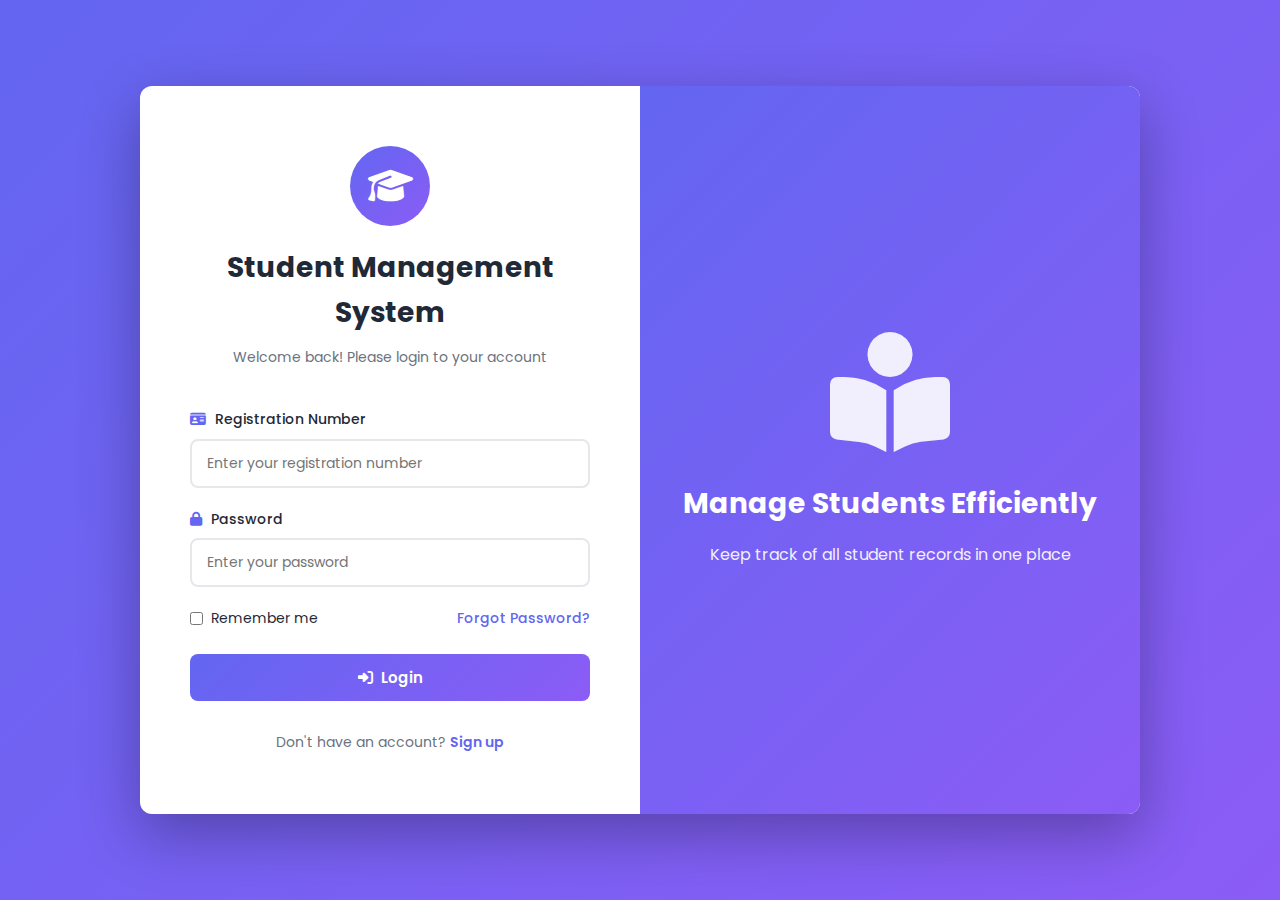
<file: personal-website/index.html>
<!DOCTYPE html>
<html lang="en">
<head>
    <meta charset="UTF-8">
    <meta name="viewport" content="width=device-width, initial-scale=1.0">
    <meta http-equiv="refresh" content="0;url=login.html">
    <title>Student Management System</title>
    <style>
        body {
            font-family: 'Arial', sans-serif;
            display: flex;
            justify-content: center;
            align-items: center;
            height: 100vh;
            margin: 0;
            background: linear-gradient(135deg, #6366f1, #8b5cf6);
            color: white;
        }
        .loader {
            text-align: center;
        }
        .spinner {
            border: 4px solid rgba(255, 255, 255, 0.3);
            border-top: 4px solid white;
            border-radius: 50%;
            width: 50px;
            height: 50px;
            animation: spin 1s linear infinite;
            margin: 0 auto 20px;
        }
        @keyframes spin {
            0% { transform: rotate(0deg); }
            100% { transform: rotate(360deg); }
        }
    </style>
</head>
<body>
    <div class="loader">
        <div class="spinner"></div>
        <p>Redirecting to Student Management System...</p>
        <p><a href="login.html" style="color: white;">Click here if not redirected automatically</a></p>
    </div>
</body>
</html>
</file>
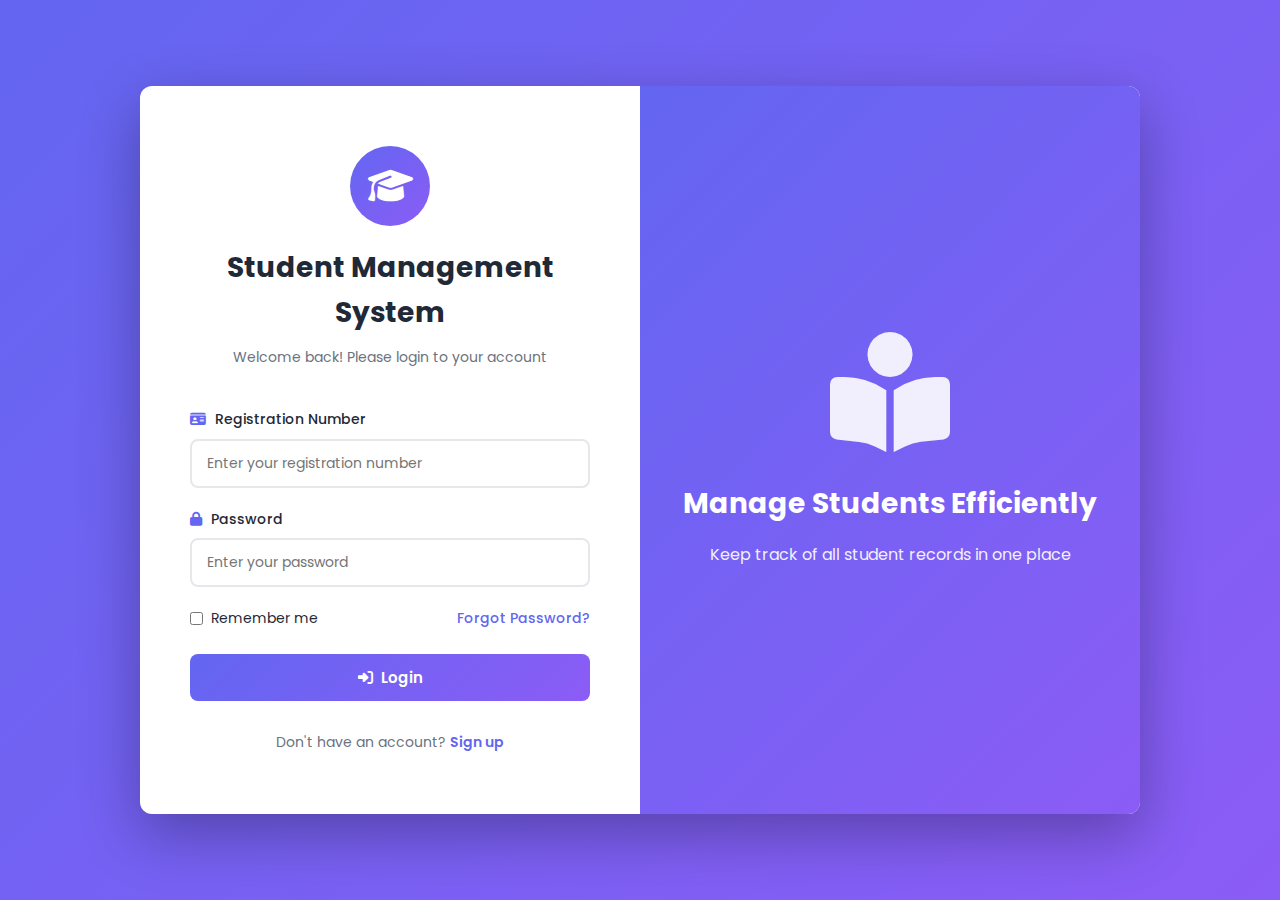
<file: personal-website/home.html>
<!DOCTYPE html>
<html lang="en">
<head>
    <meta charset="UTF-8">
    <meta name="viewport" content="width=device-width, initial-scale=1.0">
    <meta name="description" content="Student Management System - Home Dashboard">
    <meta name="author" content="Battini Nikhileswar">
    <title>Home - Student Management System</title>
    <link rel="stylesheet" href="https://cdnjs.cloudflare.com/ajax/libs/font-awesome/6.4.0/css/all.min.css">
    <link href="https://fonts.googleapis.com/css2?family=Poppins:wght@300;400;500;600;700&display=swap" rel="stylesheet">
    <link rel="stylesheet" href="css/styles.css">
</head>
<body>
    <!-- Navigation Bar -->
    <nav class="navbar">
        <div class="nav-container">
            <div class="nav-brand">
                <i class="fas fa-graduation-cap"></i>
                <span>Student Management</span>
            </div>
            <ul class="nav-menu">
                <li><a href="home.html" class="active"><i class="fas fa-home"></i> Home</a></li>
                <li><a href="student-form.html"><i class="fas fa-user-plus"></i> Add Student</a></li>
                <li><a href="view-students.html"><i class="fas fa-users"></i> View Students</a></li>
                <li><a href="#"><i class="fas fa-chart-bar"></i> Reports</a></li>
            </ul>
            <div class="nav-user">
                <div class="user-dropdown">
                    <i class="fas fa-user-circle"></i>
                    <span>Admin</span>
                    <i class="fas fa-chevron-down"></i>
                </div>
                <a href="login.html" class="logout-btn">
                    <i class="fas fa-sign-out-alt"></i>
                </a>
            </div>
            <div class="hamburger">
                <span></span>
                <span></span>
                <span></span>
            </div>
        </div>
    </nav>

    <!-- Main Content -->
    <main class="main-content">
        <div class="container">
            <!-- Welcome Section -->
            <section class="welcome-section">
                <h1>Welcome to Student Management System</h1>
                <p>Manage your students efficiently and effectively</p>
            </section>

            <!-- Statistics Cards -->
            <section class="stats-section">
                <div class="stats-grid">
                    <div class="stat-card stat-primary">
                        <div class="stat-icon">
                            <i class="fas fa-users"></i>
                        </div>
                        <div class="stat-details">
                            <h3>Total Students</h3>
                            <p class="stat-number">1,234</p>
                        </div>
                    </div>

                    <div class="stat-card stat-success">
                        <div class="stat-icon">
                            <i class="fas fa-user-check"></i>
                        </div>
                        <div class="stat-details">
                            <h3>Active Students</h3>
                            <p class="stat-number">1,180</p>
                        </div>
                    </div>

                    <div class="stat-card stat-warning">
                        <div class="stat-icon">
                            <i class="fas fa-user-graduate"></i>
                        </div>
                        <div class="stat-details">
                            <h3>Graduated</h3>
                            <p class="stat-number">450</p>
                        </div>
                    </div>

                    <div class="stat-card stat-info">
                        <div class="stat-icon">
                            <i class="fas fa-book"></i>
                        </div>
                        <div class="stat-details">
                            <h3>Courses</h3>
                            <p class="stat-number">45</p>
                        </div>
                    </div>
                </div>
            </section>

            <!-- Quick Actions -->
            <section class="quick-actions">
                <h2>Quick Actions</h2>
                <div class="action-grid">
                    <a href="student-form.html" class="action-card">
                        <i class="fas fa-user-plus"></i>
                        <h3>Add New Student</h3>
                        <p>Register a new student to the system</p>
                    </a>

                    <a href="view-students.html" class="action-card">
                        <i class="fas fa-list"></i>
                        <h3>View All Students</h3>
                        <p>Browse and manage student records</p>
                    </a>

                    <a href="#" class="action-card">
                        <i class="fas fa-search"></i>
                        <h3>Search Student</h3>
                        <p>Find student by name or ID</p>
                    </a>

                    <a href="#" class="action-card">
                        <i class="fas fa-file-alt"></i>
                        <h3>Generate Report</h3>
                        <p>Create student performance reports</p>
                    </a>
                </div>
            </section>

            <!-- Recent Activity -->
            <section class="recent-activity">
                <h2>Recent Activity</h2>
                <div class="activity-list">
                    <div class="activity-item">
                        <div class="activity-icon">
                            <i class="fas fa-user-plus"></i>
                        </div>
                        <div class="activity-details">
                            <p><strong>New student added:</strong> John Doe</p>
                            <span class="activity-time">2 hours ago</span>
                        </div>
                    </div>

                    <div class="activity-item">
                        <div class="activity-icon">
                            <i class="fas fa-edit"></i>
                        </div>
                        <div class="activity-details">
                            <p><strong>Student record updated:</strong> Jane Smith</p>
                            <span class="activity-time">5 hours ago</span>
                        </div>
                    </div>

                    <div class="activity-item">
                        <div class="activity-icon">
                            <i class="fas fa-trash"></i>
                        </div>
                        <div class="activity-details">
                            <p><strong>Student record deleted:</strong> Mike Johnson</p>
                            <span class="activity-time">1 day ago</span>
                        </div>
                    </div>
                </div>
            </section>
        </div>
    </main>

    <!-- Footer -->
    <footer class="footer">
        <div class="container">
            <p>&copy; 2025 Student Management System. Developed by Battini Nikhileswar</p>
        </div>
    </footer>

    <script src="js/main.js"></script>
</body>
</html>
</file>
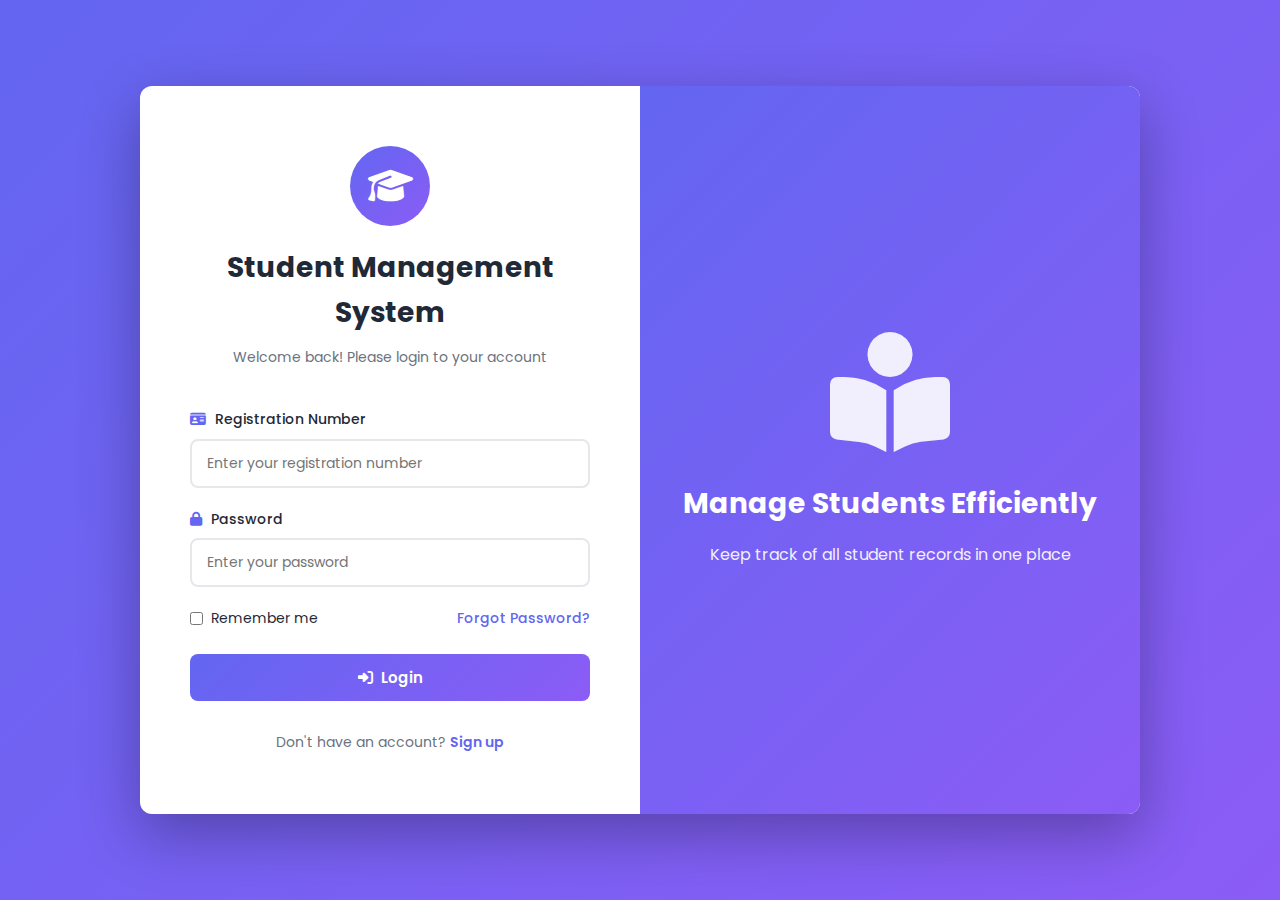
<file: personal-website/login.html>
<!DOCTYPE html>
<html lang="en">
<head>
    <meta charset="UTF-8">
    <meta name="viewport" content="width=device-width, initial-scale=1.0">
    <meta name="description" content="Student Management System - Login Page">
    <meta name="author" content="Battini Nikhileswar">
    <title>Login - Student Management System</title>
    <link rel="stylesheet" href="https://cdnjs.cloudflare.com/ajax/libs/font-awesome/6.4.0/css/all.min.css">
    <link href="https://fonts.googleapis.com/css2?family=Poppins:wght@300;400;500;600;700&display=swap" rel="stylesheet">
    <link rel="stylesheet" href="css/styles.css">
</head>
<body class="login-page">
    <div class="login-container">
        <div class="login-box">
            <div class="login-header">
                <div class="logo-circle">
                    <i class="fas fa-graduation-cap"></i>
                </div>
                <h1>Student Management System</h1>
                <p>Welcome back! Please login to your account</p>
            </div>
            
            <form class="login-form" id="loginForm">
                <div class="form-group">
                    <label for="registrationNumber">
                        <i class="fas fa-id-card"></i> Registration Number
                    </label>
                    <input type="text" id="registrationNumber" name="registrationNumber" placeholder="Enter your registration number" required>
                </div>
                
                <div class="form-group">
                    <label for="password">
                        <i class="fas fa-lock"></i> Password
                    </label>
                    <input type="password" id="password" name="password" placeholder="Enter your password" required>
                </div>
                
                <div class="form-options">
                    <label class="remember-me">
                        <input type="checkbox" name="remember">
                        <span>Remember me</span>
                    </label>
                    <a href="#" class="forgot-password">Forgot Password?</a>
                </div>
                
                <button type="submit" class="btn btn-primary btn-block">
                    <i class="fas fa-sign-in-alt"></i> Login
                </button>
            </form>
            
            <div class="login-footer">
                <p>Don't have an account? <a href="signup.html">Sign up</a></p>
            </div>
        </div>
        
        <div class="login-illustration">
            <div class="illustration-content">
                <i class="fas fa-book-reader"></i>
                <h2>Manage Students Efficiently</h2>
                <p>Keep track of all student records in one place</p>
            </div>
        </div>
    </div>
    
    <script src="js/main.js"></script>
</body>
</html>
</file>
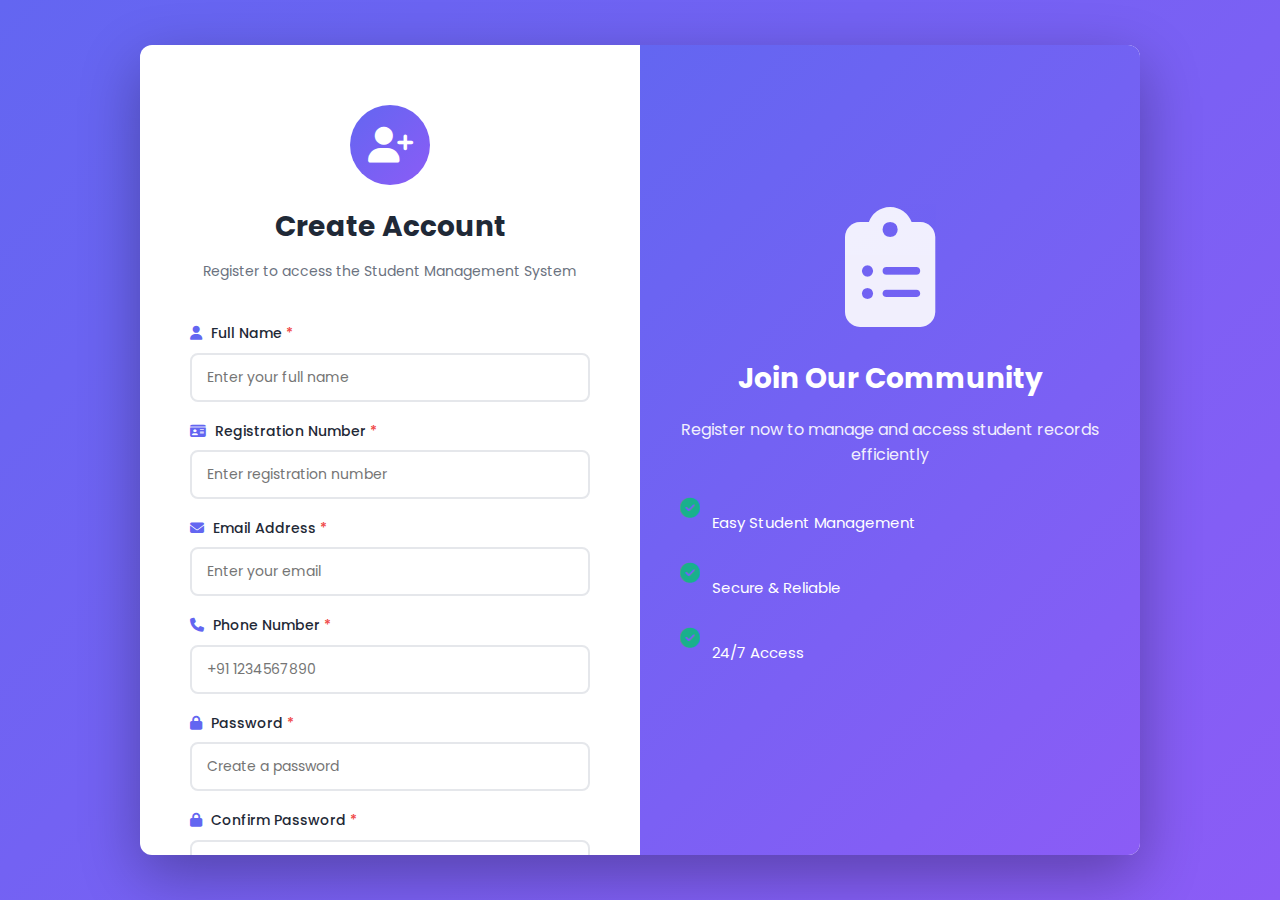
<file: personal-website/signup.html>
<!DOCTYPE html>
<html lang="en">
<head>
    <meta charset="UTF-8">
    <meta name="viewport" content="width=device-width, initial-scale=1.0">
    <meta name="description" content="Student Management System - Sign Up Page">
    <meta name="author" content="Battini Nikhileswar">
    <title>Sign Up - Student Management System</title>
    <link rel="stylesheet" href="https://cdnjs.cloudflare.com/ajax/libs/font-awesome/6.4.0/css/all.min.css">
    <link href="https://fonts.googleapis.com/css2?family=Poppins:wght@300;400;500;600;700&display=swap" rel="stylesheet">
    <link rel="stylesheet" href="css/styles.css">
</head>
<body class="login-page">
    <div class="login-container signup-container">
        <div class="login-box">
            <div class="login-header">
                <div class="logo-circle">
                    <i class="fas fa-user-plus"></i>
                </div>
                <h1>Create Account</h1>
                <p>Register to access the Student Management System</p>
            </div>
            
            <form class="login-form signup-form" id="signupForm">
                <div class="form-group">
                    <label for="fullName">
                        <i class="fas fa-user"></i> Full Name <span class="required">*</span>
                    </label>
                    <input type="text" id="fullName" name="fullName" placeholder="Enter your full name" required>
                </div>

                <div class="form-group">
                    <label for="signupRegistrationNumber">
                        <i class="fas fa-id-card"></i> Registration Number <span class="required">*</span>
                    </label>
                    <input type="text" id="signupRegistrationNumber" name="registrationNumber" placeholder="Enter registration number" required>
                </div>
                
                <div class="form-group">
                    <label for="signupEmail">
                        <i class="fas fa-envelope"></i> Email Address <span class="required">*</span>
                    </label>
                    <input type="email" id="signupEmail" name="email" placeholder="Enter your email" required>
                </div>

                <div class="form-group">
                    <label for="signupPhone">
                        <i class="fas fa-phone"></i> Phone Number <span class="required">*</span>
                    </label>
                    <input type="tel" id="signupPhone" name="phone" placeholder="+91 1234567890" required>
                </div>
                
                <div class="form-group">
                    <label for="signupPassword">
                        <i class="fas fa-lock"></i> Password <span class="required">*</span>
                    </label>
                    <input type="password" id="signupPassword" name="password" placeholder="Create a password" required minlength="6">
                </div>

                <div class="form-group">
                    <label for="confirmPassword">
                        <i class="fas fa-lock"></i> Confirm Password <span class="required">*</span>
                    </label>
                    <input type="password" id="confirmPassword" name="confirmPassword" placeholder="Confirm your password" required minlength="6">
                </div>

                <div class="form-group">
                    <label for="userRole">
                        <i class="fas fa-user-tag"></i> Role <span class="required">*</span>
                    </label>
                    <select id="userRole" name="role" required>
                        <option value="">Select your role</option>
                        <option value="student">Student</option>
                        <option value="teacher">Teacher</option>
                        <option value="admin">Administrator</option>
                    </select>
                </div>
                
                <div class="form-options">
                    <label class="remember-me">
                        <input type="checkbox" name="terms" required>
                        <span>I agree to the <a href="#" style="color: var(--primary-color);">Terms & Conditions</a></span>
                    </label>
                </div>
                
                <button type="submit" class="btn btn-primary btn-block">
                    <i class="fas fa-user-plus"></i> Create Account
                </button>
            </form>
            
            <div class="login-footer">
                <p>Already have an account? <a href="login.html">Login here</a></p>
            </div>
        </div>
        
        <div class="login-illustration">
            <div class="illustration-content">
                <i class="fas fa-clipboard-list"></i>
                <h2>Join Our Community</h2>
                <p>Register now to manage and access student records efficiently</p>
                <div class="feature-list">
                    <div class="feature-item">
                        <i class="fas fa-check-circle"></i>
                        <span>Easy Student Management</span>
                    </div>
                    <div class="feature-item">
                        <i class="fas fa-check-circle"></i>
                        <span>Secure & Reliable</span>
                    </div>
                    <div class="feature-item">
                        <i class="fas fa-check-circle"></i>
                        <span>24/7 Access</span>
                    </div>
                </div>
            </div>
        </div>
    </div>
    
    <script src="js/main.js"></script>
</body>
</html>
</file>
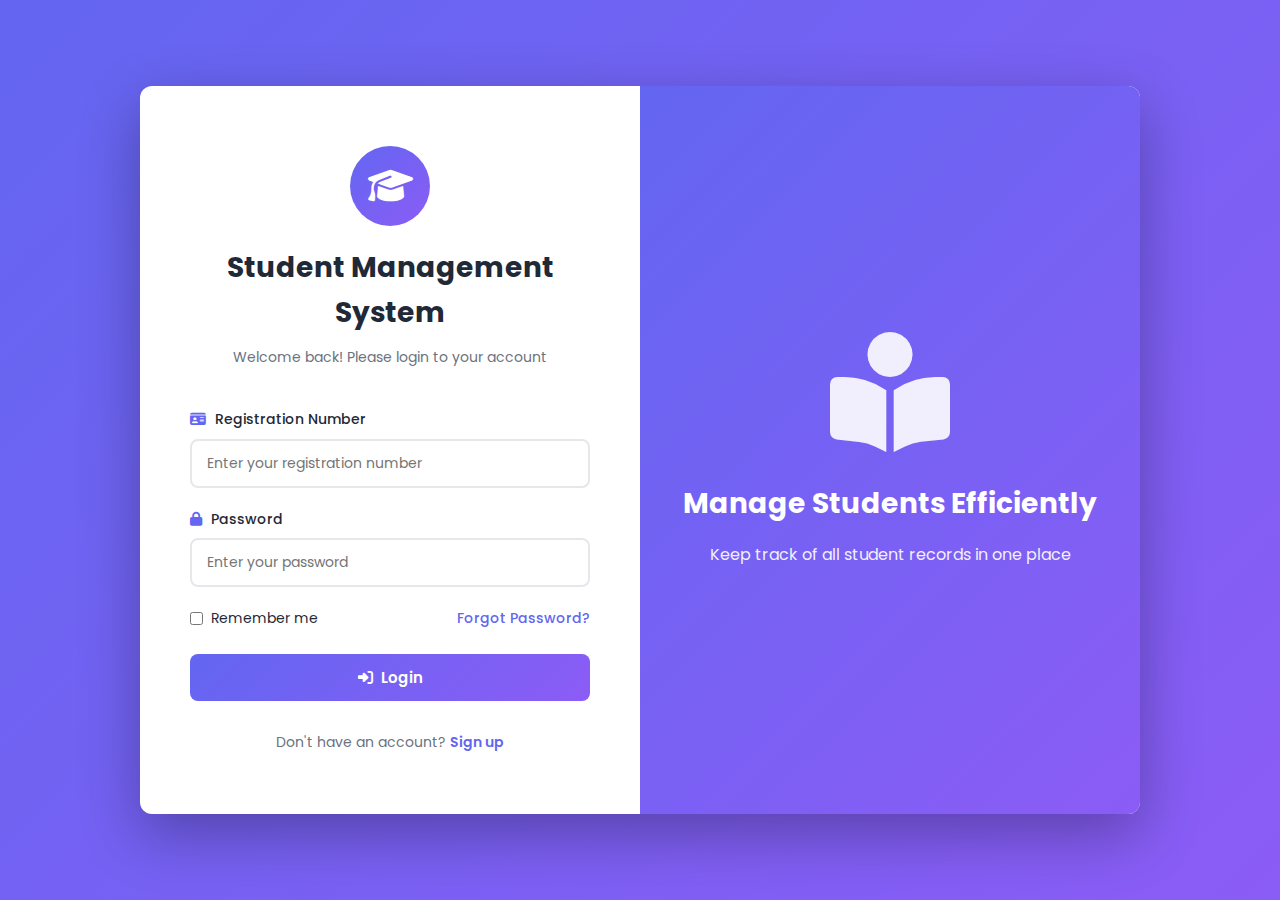
<file: personal-website/student-form.html>
<!DOCTYPE html>
<html lang="en">
<head>
    <meta charset="UTF-8">
    <meta name="viewport" content="width=device-width, initial-scale=1.0">
    <meta name="description" content="Student Management System - Add Student Form">
    <meta name="author" content="Battini Nikhileswar">
    <title>Add Student - Student Management System</title>
    <link rel="stylesheet" href="https://cdnjs.cloudflare.com/ajax/libs/font-awesome/6.4.0/css/all.min.css">
    <link href="https://fonts.googleapis.com/css2?family=Poppins:wght@300;400;500;600;700&display=swap" rel="stylesheet">
    <link rel="stylesheet" href="css/styles.css">
</head>
<body>
    <!-- Navigation Bar -->
    <nav class="navbar">
        <div class="nav-container">
            <div class="nav-brand">
                <i class="fas fa-graduation-cap"></i>
                <span>Student Management</span>
            </div>
            <ul class="nav-menu">
                <li><a href="home.html"><i class="fas fa-home"></i> Home</a></li>
                <li><a href="student-form.html" class="active"><i class="fas fa-user-plus"></i> Add Student</a></li>
                <li><a href="view-students.html"><i class="fas fa-users"></i> View Students</a></li>
                <li><a href="#"><i class="fas fa-chart-bar"></i> Reports</a></li>
            </ul>
            <div class="nav-user">
                <div class="user-dropdown">
                    <i class="fas fa-user-circle"></i>
                    <span>Admin</span>
                    <i class="fas fa-chevron-down"></i>
                </div>
                <a href="login.html" class="logout-btn">
                    <i class="fas fa-sign-out-alt"></i>
                </a>
            </div>
            <div class="hamburger">
                <span></span>
                <span></span>
                <span></span>
            </div>
        </div>
    </nav>

    <!-- Main Content -->
    <main class="main-content">
        <div class="container">
            <div class="page-header">
                <h1><i class="fas fa-user-plus"></i> Add New Student</h1>
                <p>Fill in the form below to register a new student</p>
            </div>

            <div class="form-container">
                <form id="studentForm" class="student-form">
                    <!-- Personal Information -->
                    <div class="form-section">
                        <h2><i class="fas fa-user"></i> Personal Information</h2>
                        <div class="form-row">
                            <div class="form-group">
                                <label for="firstName">First Name <span class="required">*</span></label>
                                <input type="text" id="firstName" name="firstName" placeholder="Enter first name" required>
                            </div>
                            <div class="form-group">
                                <label for="lastName">Last Name <span class="required">*</span></label>
                                <input type="text" id="lastName" name="lastName" placeholder="Enter last name" required>
                            </div>
                        </div>

                        <div class="form-row">
                            <div class="form-group">
                                <label for="email">Email Address <span class="required">*</span></label>
                                <input type="email" id="email" name="email" placeholder="student@example.com" required>
                            </div>
                            <div class="form-group">
                                <label for="phone">Phone Number <span class="required">*</span></label>
                                <input type="tel" id="phone" name="phone" placeholder="+91 1234567890" required>
                            </div>
                        </div>

                        <div class="form-row">
                            <div class="form-group">
                                <label for="dob">Date of Birth <span class="required">*</span></label>
                                <input type="date" id="dob" name="dob" required>
                            </div>
                            <div class="form-group">
                                <label for="gender">Gender <span class="required">*</span></label>
                                <select id="gender" name="gender" required>
                                    <option value="">Select Gender</option>
                                    <option value="male">Male</option>
                                    <option value="female">Female</option>
                                    <option value="other">Other</option>
                                </select>
                            </div>
                        </div>
                    </div>

                    <!-- Academic Information -->
                    <div class="form-section">
                        <h2><i class="fas fa-book"></i> Academic Information</h2>
                        <div class="form-row">
                            <div class="form-group">
                                <label for="studentId">Student ID <span class="required">*</span></label>
                                <input type="text" id="studentId" name="studentId" placeholder="STU001" required>
                            </div>
                            <div class="form-group">
                                <label for="course">Course <span class="required">*</span></label>
                                <select id="course" name="course" required>
                                    <option value="">Select Course</option>
                                    <option value="btech">B.Tech</option>
                                    <option value="mtech">M.Tech</option>
                                    <option value="bca">BCA</option>
                                    <option value="mca">MCA</option>
                                    <option value="bsc">B.Sc</option>
                                    <option value="msc">M.Sc</option>
                                </select>
                            </div>
                        </div>

                        <div class="form-row">
                            <div class="form-group">
                                <label for="department">Department <span class="required">*</span></label>
                                <select id="department" name="department" required>
                                    <option value="">Select Department</option>
                                    <option value="cse">Computer Science</option>
                                    <option value="ece">Electronics & Communication</option>
                                    <option value="eee">Electrical Engineering</option>
                                    <option value="mech">Mechanical Engineering</option>
                                    <option value="civil">Civil Engineering</option>
                                </select>
                            </div>
                            <div class="form-group">
                                <label for="semester">Semester <span class="required">*</span></label>
                                <select id="semester" name="semester" required>
                                    <option value="">Select Semester</option>
                                    <option value="1">Semester 1</option>
                                    <option value="2">Semester 2</option>
                                    <option value="3">Semester 3</option>
                                    <option value="4">Semester 4</option>
                                    <option value="5">Semester 5</option>
                                    <option value="6">Semester 6</option>
                                    <option value="7">Semester 7</option>
                                    <option value="8">Semester 8</option>
                                </select>
                            </div>
                        </div>

                        <div class="form-row">
                            <div class="form-group">
                                <label for="enrollmentDate">Enrollment Date <span class="required">*</span></label>
                                <input type="date" id="enrollmentDate" name="enrollmentDate" required>
                            </div>
                            <div class="form-group">
                                <label for="status">Status</label>
                                <select id="status" name="status">
                                    <option value="active">Active</option>
                                    <option value="inactive">Inactive</option>
                                    <option value="graduated">Graduated</option>
                                </select>
                            </div>
                        </div>
                    </div>

                    <!-- Address Information -->
                    <div class="form-section">
                        <h2><i class="fas fa-map-marker-alt"></i> Address Information</h2>
                        <div class="form-group">
                            <label for="address">Street Address</label>
                            <textarea id="address" name="address" rows="3" placeholder="Enter street address"></textarea>
                        </div>

                        <div class="form-row">
                            <div class="form-group">
                                <label for="city">City</label>
                                <input type="text" id="city" name="city" placeholder="Enter city">
                            </div>
                            <div class="form-group">
                                <label for="state">State</label>
                                <input type="text" id="state" name="state" placeholder="Enter state">
                            </div>
                        </div>

                        <div class="form-row">
                            <div class="form-group">
                                <label for="pincode">Pincode</label>
                                <input type="text" id="pincode" name="pincode" placeholder="Enter pincode">
                            </div>
                            <div class="form-group">
                                <label for="country">Country</label>
                                <input type="text" id="country" name="country" placeholder="Enter country" value="India">
                            </div>
                        </div>
                    </div>

                    <!-- Form Actions -->
                    <div class="form-actions">
                        <button type="reset" class="btn btn-secondary">
                            <i class="fas fa-redo"></i> Reset
                        </button>
                        <button type="submit" class="btn btn-primary">
                            <i class="fas fa-save"></i> Save Student
                        </button>
                    </div>
                </form>
            </div>
        </div>
    </main>

    <!-- Footer -->
    <footer class="footer">
        <div class="container">
            <p>&copy; 2025 Student Management System. Developed by Battini Nikhileswar</p>
        </div>
    </footer>

    <script src="js/main.js"></script>
</body>
</html>
</file>
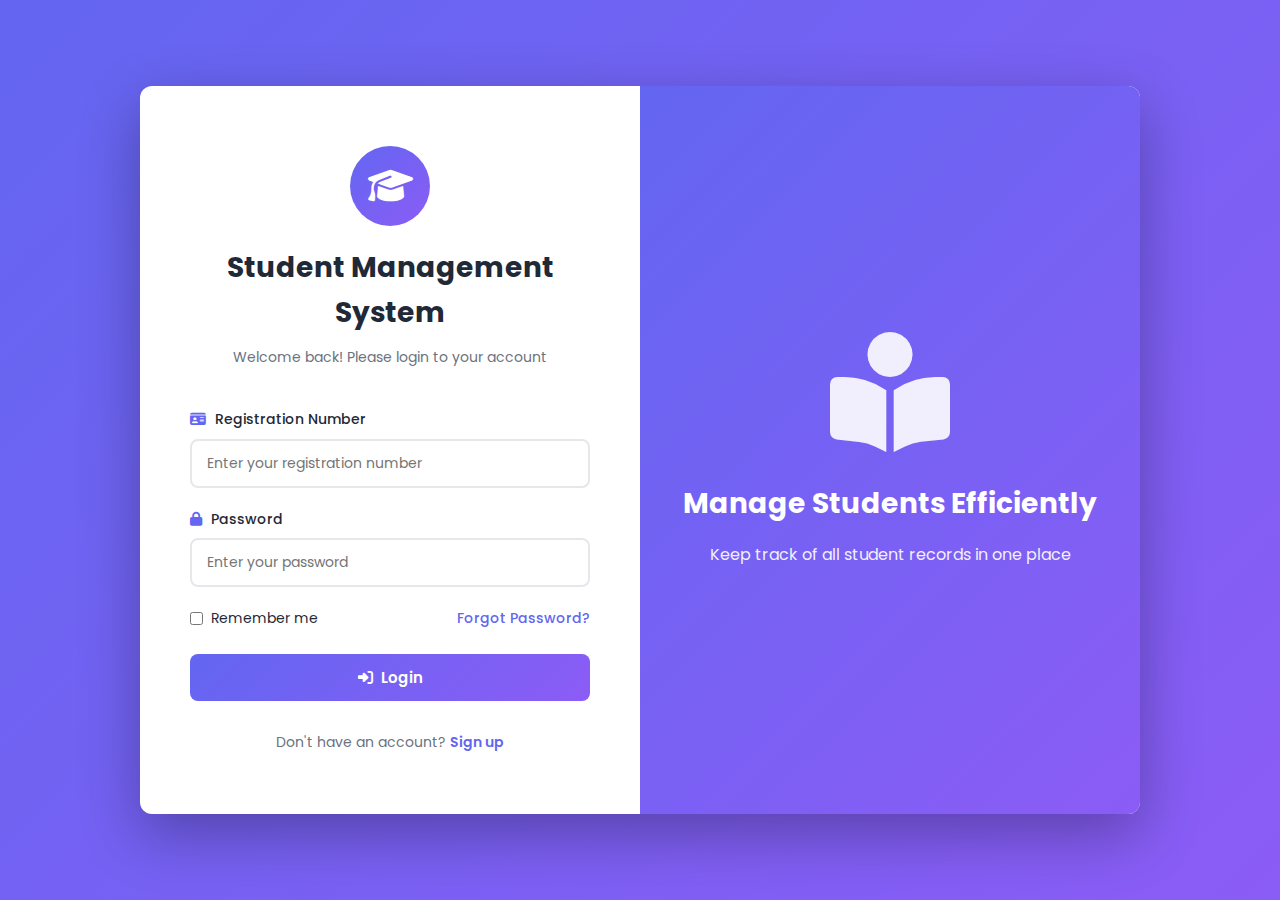
<file: personal-website/view-students.html>
<!DOCTYPE html>
<html lang="en">
<head>
    <meta charset="UTF-8">
    <meta name="viewport" content="width=device-width, initial-scale=1.0">
    <meta name="description" content="Student Management System - View All Students">
    <meta name="author" content="Battini Nikhileswar">
    <title>View Students - Student Management System</title>
    <link rel="stylesheet" href="https://cdnjs.cloudflare.com/ajax/libs/font-awesome/6.4.0/css/all.min.css">
    <link href="https://fonts.googleapis.com/css2?family=Poppins:wght@300;400;500;600;700&display=swap" rel="stylesheet">
    <link rel="stylesheet" href="css/styles.css">
</head>
<body>
    <!-- Navigation Bar -->
    <nav class="navbar">
        <div class="nav-container">
            <div class="nav-brand">
                <i class="fas fa-graduation-cap"></i>
                <span>Student Management</span>
            </div>
            <ul class="nav-menu">
                <li><a href="home.html"><i class="fas fa-home"></i> Home</a></li>
                <li><a href="student-form.html"><i class="fas fa-user-plus"></i> Add Student</a></li>
                <li><a href="view-students.html" class="active"><i class="fas fa-users"></i> View Students</a></li>
                <li><a href="#"><i class="fas fa-chart-bar"></i> Reports</a></li>
            </ul>
            <div class="nav-user">
                <div class="user-dropdown">
                    <i class="fas fa-user-circle"></i>
                    <span>Admin</span>
                    <i class="fas fa-chevron-down"></i>
                </div>
                <a href="login.html" class="logout-btn">
                    <i class="fas fa-sign-out-alt"></i>
                </a>
            </div>
            <div class="hamburger">
                <span></span>
                <span></span>
                <span></span>
            </div>
        </div>
    </nav>

    <!-- Main Content -->
    <main class="main-content">
        <div class="container">
            <div class="page-header">
                <h1><i class="fas fa-users"></i> View All Students</h1>
                <p>Browse and manage student records</p>
            </div>

            <!-- Search and Filter Bar -->
            <div class="search-filter-bar">
                <div class="search-box">
                    <i class="fas fa-search"></i>
                    <input type="text" id="searchInput" placeholder="Search by name, ID, or email...">
                </div>
                <div class="filter-group">
                    <select id="courseFilter" class="filter-select">
                        <option value="">All Courses</option>
                        <option value="btech">B.Tech</option>
                        <option value="mtech">M.Tech</option>
                        <option value="bca">BCA</option>
                        <option value="mca">MCA</option>
                    </select>
                    <select id="departmentFilter" class="filter-select">
                        <option value="">All Departments</option>
                        <option value="cse">Computer Science</option>
                        <option value="ece">Electronics</option>
                        <option value="mech">Mechanical</option>
                    </select>
                    <button class="btn btn-primary">
                        <i class="fas fa-filter"></i> Filter
                    </button>
                </div>
            </div>

            <!-- Student Table -->
            <div class="table-container">
                <table class="student-table">
                    <thead>
                        <tr>
                            <th>Student ID</th>
                            <th>Name</th>
                            <th>Email</th>
                            <th>Phone</th>
                            <th>Course</th>
                            <th>Department</th>
                            <th>Semester</th>
                            <th>Status</th>
                            <th>Actions</th>
                        </tr>
                    </thead>
                    <tbody>
                        <tr>
                            <td>STU001</td>
                            <td>
                                <div class="student-info">
                                    <i class="fas fa-user-circle"></i>
                                    <span>John Doe</span>
                                </div>
                            </td>
                            <td>john.doe@example.com</td>
                            <td>+91 9876543210</td>
                            <td>B.Tech</td>
                            <td>Computer Science</td>
                            <td>5</td>
                            <td><span class="badge badge-success">Active</span></td>
                            <td class="action-btns">
                                <button class="btn-icon btn-view" title="View"><i class="fas fa-eye"></i></button>
                                <button class="btn-icon btn-edit" title="Edit"><i class="fas fa-edit"></i></button>
                                <button class="btn-icon btn-delete" title="Delete"><i class="fas fa-trash"></i></button>
                            </td>
                        </tr>
                        <tr>
                            <td>STU002</td>
                            <td>
                                <div class="student-info">
                                    <i class="fas fa-user-circle"></i>
                                    <span>Jane Smith</span>
                                </div>
                            </td>
                            <td>jane.smith@example.com</td>
                            <td>+91 9876543211</td>
                            <td>MCA</td>
                            <td>Computer Science</td>
                            <td>3</td>
                            <td><span class="badge badge-success">Active</span></td>
                            <td class="action-btns">
                                <button class="btn-icon btn-view" title="View"><i class="fas fa-eye"></i></button>
                                <button class="btn-icon btn-edit" title="Edit"><i class="fas fa-edit"></i></button>
                                <button class="btn-icon btn-delete" title="Delete"><i class="fas fa-trash"></i></button>
                            </td>
                        </tr>
                        <tr>
                            <td>STU003</td>
                            <td>
                                <div class="student-info">
                                    <i class="fas fa-user-circle"></i>
                                    <span>Mike Johnson</span>
                                </div>
                            </td>
                            <td>mike.j@example.com</td>
                            <td>+91 9876543212</td>
                            <td>B.Tech</td>
                            <td>Mechanical</td>
                            <td>7</td>
                            <td><span class="badge badge-warning">Inactive</span></td>
                            <td class="action-btns">
                                <button class="btn-icon btn-view" title="View"><i class="fas fa-eye"></i></button>
                                <button class="btn-icon btn-edit" title="Edit"><i class="fas fa-edit"></i></button>
                                <button class="btn-icon btn-delete" title="Delete"><i class="fas fa-trash"></i></button>
                            </td>
                        </tr>
                        <tr>
                            <td>STU004</td>
                            <td>
                                <div class="student-info">
                                    <i class="fas fa-user-circle"></i>
                                    <span>Sarah Williams</span>
                                </div>
                            </td>
                            <td>sarah.w@example.com</td>
                            <td>+91 9876543213</td>
                            <td>M.Tech</td>
                            <td>Electronics</td>
                            <td>2</td>
                            <td><span class="badge badge-success">Active</span></td>
                            <td class="action-btns">
                                <button class="btn-icon btn-view" title="View"><i class="fas fa-eye"></i></button>
                                <button class="btn-icon btn-edit" title="Edit"><i class="fas fa-edit"></i></button>
                                <button class="btn-icon btn-delete" title="Delete"><i class="fas fa-trash"></i></button>
                            </td>
                        </tr>
                        <tr>
                            <td>STU005</td>
                            <td>
                                <div class="student-info">
                                    <i class="fas fa-user-circle"></i>
                                    <span>David Brown</span>
                                </div>
                            </td>
                            <td>david.b@example.com</td>
                            <td>+91 9876543214</td>
                            <td>B.Tech</td>
                            <td>Computer Science</td>
                            <td>6</td>
                            <td><span class="badge badge-info">Graduated</span></td>
                            <td class="action-btns">
                                <button class="btn-icon btn-view" title="View"><i class="fas fa-eye"></i></button>
                                <button class="btn-icon btn-edit" title="Edit"><i class="fas fa-edit"></i></button>
                                <button class="btn-icon btn-delete" title="Delete"><i class="fas fa-trash"></i></button>
                            </td>
                        </tr>
                    </tbody>
                </table>
            </div>

            <!-- Pagination -->
            <div class="pagination">
                <button class="btn-pagination" disabled>
                    <i class="fas fa-chevron-left"></i> Previous
                </button>
                <div class="page-numbers">
                    <button class="page-num active">1</button>
                    <button class="page-num">2</button>
                    <button class="page-num">3</button>
                    <button class="page-num">4</button>
                    <button class="page-num">5</button>
                </div>
                <button class="btn-pagination">
                    Next <i class="fas fa-chevron-right"></i>
                </button>
            </div>
        </div>
    </main>

    <!-- Footer -->
    <footer class="footer">
        <div class="container">
            <p>&copy; 2025 Student Management System. Developed by Battini Nikhileswar</p>
        </div>
    </footer>

    <script src="js/main.js"></script>
</body>
</html>
</file>
<file: personal-website/css/styles.css>
/* ===== Global Styles ===== */
* {
    margin: 0;
    padding: 0;
    box-sizing: border-box;
}

:root {
    --primary-color: #6366f1;
    --secondary-color: #8b5cf6;
    --success-color: #10b981;
    --warning-color: #f59e0b;
    --danger-color: #ef4444;
    --info-color: #3b82f6;
    --dark-color: #1f2937;
    --light-color: #f9fafb;
    --gray-color: #6b7280;
    --white-color: #ffffff;
    --border-radius: 12px;
    --box-shadow: 0 4px 6px rgba(0, 0, 0, 0.1);
    --transition: all 0.3s ease;
}

body {
    font-family: 'Poppins', sans-serif;
    background-color: var(--light-color);
    color: var(--dark-color);
    line-height: 1.6;
}

.container {
    max-width: 1200px;
    margin: 0 auto;
    padding: 0 20px;
}

a {
    text-decoration: none;
    color: inherit;
}

/* ===== Login Page Styles ===== */
.login-page {
    min-height: 100vh;
    display: flex;
    align-items: center;
    justify-content: center;
    background: linear-gradient(135deg, var(--primary-color) 0%, var(--secondary-color) 100%);
}

.login-container {
    display: grid;
    grid-template-columns: 1fr 1fr;
    max-width: 1000px;
    width: 90%;
    background: var(--white-color);
    border-radius: var(--border-radius);
    overflow: hidden;
    box-shadow: 0 20px 60px rgba(0, 0, 0, 0.3);
}

.login-box {
    padding: 60px 50px;
}

.login-header {
    text-align: center;
    margin-bottom: 40px;
}

.logo-circle {
    width: 80px;
    height: 80px;
    background: linear-gradient(135deg, var(--primary-color), var(--secondary-color));
    border-radius: 50%;
    display: flex;
    align-items: center;
    justify-content: center;
    margin: 0 auto 20px;
    color: var(--white-color);
    font-size: 36px;
}

.login-header h1 {
    font-size: 28px;
    margin-bottom: 10px;
    color: var(--dark-color);
}

.login-header p {
    color: var(--gray-color);
    font-size: 14px;
}

.form-group {
    margin-bottom: 20px;
}

.form-group label {
    display: block;
    margin-bottom: 8px;
    font-weight: 500;
    color: var(--dark-color);
    font-size: 14px;
}

.form-group label i {
    margin-right: 5px;
    color: var(--primary-color);
}

.form-group input,
.form-group select,
.form-group textarea {
    width: 100%;
    padding: 12px 15px;
    border: 2px solid #e5e7eb;
    border-radius: 8px;
    font-size: 14px;
    font-family: 'Poppins', sans-serif;
    transition: var(--transition);
}

.form-group input:focus,
.form-group select:focus,
.form-group textarea:focus {
    outline: none;
    border-color: var(--primary-color);
}

.form-options {
    display: flex;
    justify-content: space-between;
    align-items: center;
    margin-bottom: 25px;
    font-size: 14px;
}

.remember-me {
    display: flex;
    align-items: center;
    gap: 8px;
    cursor: pointer;
}

.forgot-password {
    color: var(--primary-color);
    font-weight: 500;
}

.forgot-password:hover {
    text-decoration: underline;
}

.btn {
    padding: 12px 30px;
    border: none;
    border-radius: 8px;
    font-size: 15px;
    font-weight: 600;
    cursor: pointer;
    transition: var(--transition);
    font-family: 'Poppins', sans-serif;
    display: inline-flex;
    align-items: center;
    gap: 8px;
    justify-content: center;
}

.btn-primary {
    background: linear-gradient(135deg, var(--primary-color), var(--secondary-color));
    color: var(--white-color);
}

.btn-primary:hover {
    transform: translateY(-2px);
    box-shadow: 0 8px 15px rgba(99, 102, 241, 0.3);
}

.btn-secondary {
    background: var(--gray-color);
    color: var(--white-color);
}

.btn-secondary:hover {
    background: #4b5563;
}

.btn-block {
    width: 100%;
}

.login-footer {
    text-align: center;
    margin-top: 30px;
    font-size: 14px;
    color: var(--gray-color);
}

.login-footer a {
    color: var(--primary-color);
    font-weight: 600;
}

.login-illustration {
    background: linear-gradient(135deg, var(--primary-color), var(--secondary-color));
    display: flex;
    align-items: center;
    justify-content: center;
    padding: 40px;
    color: var(--white-color);
}

.illustration-content {
    text-align: center;
}

.illustration-content i {
    font-size: 120px;
    margin-bottom: 30px;
    opacity: 0.9;
}

.illustration-content h2 {
    font-size: 28px;
    margin-bottom: 15px;
}

.illustration-content p {
    font-size: 16px;
    opacity: 0.9;
}

.signup-container .login-box {
    max-height: 90vh;
    overflow-y: auto;
}

.signup-form .form-group {
    margin-bottom: 18px;
}

.feature-list {
    margin-top: 30px;
    text-align: left;
}

.feature-item {
    display: flex;
    align-items: center;
    gap: 12px;
    margin-bottom: 15px;
    font-size: 15px;
}

.feature-item i {
    font-size: 20px;
    color: var(--success-color);
}

/* ===== Navigation Bar ===== */
.navbar {
    background: var(--white-color);
    box-shadow: var(--box-shadow);
    position: sticky;
    top: 0;
    z-index: 100;
}

.nav-container {
    max-width: 1400px;
    margin: 0 auto;
    padding: 15px 20px;
    display: flex;
    justify-content: space-between;
    align-items: center;
}

.nav-brand {
    display: flex;
    align-items: center;
    gap: 10px;
    font-size: 22px;
    font-weight: 700;
    color: var(--primary-color);
}

.nav-brand i {
    font-size: 28px;
}

.nav-menu {
    display: flex;
    list-style: none;
    gap: 5px;
}

.nav-menu li a {
    padding: 10px 20px;
    border-radius: 8px;
    font-weight: 500;
    transition: var(--transition);
    display: flex;
    align-items: center;
    gap: 8px;
}

.nav-menu li a:hover,
.nav-menu li a.active {
    background: var(--primary-color);
    color: var(--white-color);
}

.nav-user {
    display: flex;
    align-items: center;
    gap: 15px;
}

.user-dropdown {
    display: flex;
    align-items: center;
    gap: 8px;
    padding: 8px 15px;
    border-radius: 8px;
    cursor: pointer;
    transition: var(--transition);
}

.user-dropdown:hover {
    background: var(--light-color);
}

.user-dropdown i:first-child {
    font-size: 24px;
    color: var(--primary-color);
}

.logout-btn {
    padding: 8px 15px;
    border-radius: 8px;
    color: var(--danger-color);
    transition: var(--transition);
}

.logout-btn:hover {
    background: #fee2e2;
}

.hamburger {
    display: none;
    flex-direction: column;
    gap: 5px;
    cursor: pointer;
}

.hamburger span {
    width: 25px;
    height: 3px;
    background: var(--dark-color);
    border-radius: 3px;
    transition: var(--transition);
}

/* ===== Main Content ===== */
.main-content {
    min-height: calc(100vh - 140px);
    padding: 40px 0;
}

.page-header {
    margin-bottom: 30px;
}

.page-header h1 {
    font-size: 32px;
    margin-bottom: 10px;
    color: var(--dark-color);
}

.page-header h1 i {
    color: var(--primary-color);
    margin-right: 10px;
}

.page-header p {
    color: var(--gray-color);
    font-size: 16px;
}

/* ===== Home Page Styles ===== */
.welcome-section {
    text-align: center;
    padding: 40px 20px;
    background: linear-gradient(135deg, var(--primary-color), var(--secondary-color));
    border-radius: var(--border-radius);
    color: var(--white-color);
    margin-bottom: 40px;
}

.welcome-section h1 {
    font-size: 36px;
    margin-bottom: 10px;
}

.stats-section {
    margin-bottom: 50px;
}

.stats-grid {
    display: grid;
    grid-template-columns: repeat(auto-fit, minmax(250px, 1fr));
    gap: 25px;
}

.stat-card {
    background: var(--white-color);
    padding: 30px;
    border-radius: var(--border-radius);
    box-shadow: var(--box-shadow);
    display: flex;
    align-items: center;
    gap: 20px;
    transition: var(--transition);
}

.stat-card:hover {
    transform: translateY(-5px);
    box-shadow: 0 8px 20px rgba(0, 0, 0, 0.15);
}

.stat-icon {
    width: 70px;
    height: 70px;
    border-radius: 50%;
    display: flex;
    align-items: center;
    justify-content: center;
    font-size: 30px;
    color: var(--white-color);
}

.stat-primary .stat-icon {
    background: linear-gradient(135deg, var(--primary-color), var(--secondary-color));
}

.stat-success .stat-icon {
    background: linear-gradient(135deg, #10b981, #059669);
}

.stat-warning .stat-icon {
    background: linear-gradient(135deg, #f59e0b, #d97706);
}

.stat-info .stat-icon {
    background: linear-gradient(135deg, #3b82f6, #2563eb);
}

.stat-details h3 {
    font-size: 16px;
    color: var(--gray-color);
    margin-bottom: 5px;
}

.stat-number {
    font-size: 32px;
    font-weight: 700;
    color: var(--dark-color);
}

.quick-actions {
    margin-bottom: 50px;
}

.quick-actions h2 {
    font-size: 24px;
    margin-bottom: 25px;
    color: var(--dark-color);
}

.action-grid {
    display: grid;
    grid-template-columns: repeat(auto-fit, minmax(250px, 1fr));
    gap: 20px;
}

.action-card {
    background: var(--white-color);
    padding: 30px;
    border-radius: var(--border-radius);
    box-shadow: var(--box-shadow);
    text-align: center;
    transition: var(--transition);
    border: 2px solid transparent;
}

.action-card:hover {
    transform: translateY(-5px);
    border-color: var(--primary-color);
    box-shadow: 0 8px 20px rgba(99, 102, 241, 0.2);
}

.action-card i {
    font-size: 48px;
    color: var(--primary-color);
    margin-bottom: 15px;
}

.action-card h3 {
    font-size: 18px;
    margin-bottom: 10px;
    color: var(--dark-color);
}

.action-card p {
    font-size: 14px;
    color: var(--gray-color);
}

.recent-activity h2 {
    font-size: 24px;
    margin-bottom: 25px;
    color: var(--dark-color);
}

.activity-list {
    background: var(--white-color);
    border-radius: var(--border-radius);
    box-shadow: var(--box-shadow);
    padding: 20px;
}

.activity-item {
    display: flex;
    align-items: center;
    gap: 15px;
    padding: 15px;
    border-bottom: 1px solid #e5e7eb;
}

.activity-item:last-child {
    border-bottom: none;
}

.activity-icon {
    width: 45px;
    height: 45px;
    border-radius: 50%;
    background: var(--light-color);
    display: flex;
    align-items: center;
    justify-content: center;
    color: var(--primary-color);
    font-size: 18px;
}

.activity-details p {
    font-size: 14px;
    margin-bottom: 5px;
}

.activity-time {
    font-size: 12px;
    color: var(--gray-color);
}

/* ===== Student Form Styles ===== */
.form-container {
    background: var(--white-color);
    border-radius: var(--border-radius);
    box-shadow: var(--box-shadow);
    padding: 40px;
}

.form-section {
    margin-bottom: 40px;
    padding-bottom: 30px;
    border-bottom: 2px solid var(--light-color);
}

.form-section:last-of-type {
    border-bottom: none;
}

.form-section h2 {
    font-size: 20px;
    margin-bottom: 25px;
    color: var(--dark-color);
    display: flex;
    align-items: center;
    gap: 10px;
}

.form-section h2 i {
    color: var(--primary-color);
}

.form-row {
    display: grid;
    grid-template-columns: repeat(auto-fit, minmax(250px, 1fr));
    gap: 20px;
}

.required {
    color: var(--danger-color);
}

.form-actions {
    display: flex;
    justify-content: flex-end;
    gap: 15px;
    margin-top: 30px;
}

/* ===== View Students Page ===== */
.search-filter-bar {
    background: var(--white-color);
    padding: 25px;
    border-radius: var(--border-radius);
    box-shadow: var(--box-shadow);
    margin-bottom: 30px;
    display: flex;
    gap: 20px;
    align-items: center;
    flex-wrap: wrap;
}

.search-box {
    flex: 1;
    min-width: 250px;
    position: relative;
}

.search-box i {
    position: absolute;
    left: 15px;
    top: 50%;
    transform: translateY(-50%);
    color: var(--gray-color);
}

.search-box input {
    width: 100%;
    padding: 12px 15px 12px 45px;
    border: 2px solid #e5e7eb;
    border-radius: 8px;
    font-size: 14px;
}

.filter-group {
    display: flex;
    gap: 10px;
    flex-wrap: wrap;
}

.filter-select {
    padding: 12px 15px;
    border: 2px solid #e5e7eb;
    border-radius: 8px;
    font-size: 14px;
    font-family: 'Poppins', sans-serif;
}

.table-container {
    background: var(--white-color);
    border-radius: var(--border-radius);
    box-shadow: var(--box-shadow);
    overflow-x: auto;
}

.student-table {
    width: 100%;
    border-collapse: collapse;
}

.student-table thead {
    background: var(--light-color);
}

.student-table th {
    padding: 18px 15px;
    text-align: left;
    font-weight: 600;
    color: var(--dark-color);
    font-size: 14px;
    white-space: nowrap;
}

.student-table td {
    padding: 18px 15px;
    border-bottom: 1px solid #e5e7eb;
    font-size: 14px;
}

.student-table tbody tr:hover {
    background: var(--light-color);
}

.student-info {
    display: flex;
    align-items: center;
    gap: 10px;
}

.student-info i {
    font-size: 24px;
    color: var(--primary-color);
}

.badge {
    padding: 5px 12px;
    border-radius: 20px;
    font-size: 12px;
    font-weight: 600;
    white-space: nowrap;
}

.badge-success {
    background: #d1fae5;
    color: #065f46;
}

.badge-warning {
    background: #fef3c7;
    color: #92400e;
}

.badge-info {
    background: #dbeafe;
    color: #1e40af;
}

.action-btns {
    display: flex;
    gap: 8px;
}

.btn-icon {
    width: 35px;
    height: 35px;
    border: none;
    border-radius: 6px;
    cursor: pointer;
    transition: var(--transition);
    display: flex;
    align-items: center;
    justify-content: center;
}

.btn-view {
    background: #dbeafe;
    color: #1e40af;
}

.btn-view:hover {
    background: #3b82f6;
    color: var(--white-color);
}

.btn-edit {
    background: #fef3c7;
    color: #92400e;
}

.btn-edit:hover {
    background: #f59e0b;
    color: var(--white-color);
}

.btn-delete {
    background: #fee2e2;
    color: #991b1b;
}

.btn-delete:hover {
    background: #ef4444;
    color: var(--white-color);
}

.pagination {
    display: flex;
    justify-content: center;
    align-items: center;
    gap: 15px;
    margin-top: 30px;
}

.btn-pagination {
    padding: 10px 20px;
    border: 2px solid #e5e7eb;
    background: var(--white-color);
    border-radius: 8px;
    cursor: pointer;
    transition: var(--transition);
    font-family: 'Poppins', sans-serif;
    font-weight: 500;
}

.btn-pagination:hover:not(:disabled) {
    border-color: var(--primary-color);
    color: var(--primary-color);
}

.btn-pagination:disabled {
    opacity: 0.5;
    cursor: not-allowed;
}

.page-numbers {
    display: flex;
    gap: 8px;
}

.page-num {
    width: 40px;
    height: 40px;
    border: 2px solid #e5e7eb;
    background: var(--white-color);
    border-radius: 8px;
    cursor: pointer;
    transition: var(--transition);
    font-family: 'Poppins', sans-serif;
    font-weight: 500;
}

.page-num:hover,
.page-num.active {
    background: var(--primary-color);
    color: var(--white-color);
    border-color: var(--primary-color);
}

/* ===== Footer ===== */
.footer {
    background: var(--dark-color);
    color: var(--white-color);
    padding: 20px 0;
    text-align: center;
    margin-top: 50px;
}

.footer p {
    font-size: 14px;
}

/* ===== Responsive Design ===== */
@media (max-width: 968px) {
    .login-container {
        grid-template-columns: 1fr;
    }

    .login-illustration {
        display: none;
    }

    .nav-menu {
        display: none;
    }

    .hamburger {
        display: flex;
    }

    .stats-grid,
    .action-grid {
        grid-template-columns: 1fr;
    }

    .search-filter-bar {
        flex-direction: column;
        align-items: stretch;
    }

    .search-box {
        width: 100%;
    }

    .filter-group {
        width: 100%;
        justify-content: stretch;
    }

    .filter-select {
        flex: 1;
    }
}

@media (max-width: 768px) {
    .form-row {
        grid-template-columns: 1fr;
    }

    .table-container {
        overflow-x: scroll;
    }

    .student-table {
        min-width: 900px;
    }
}
</file>
